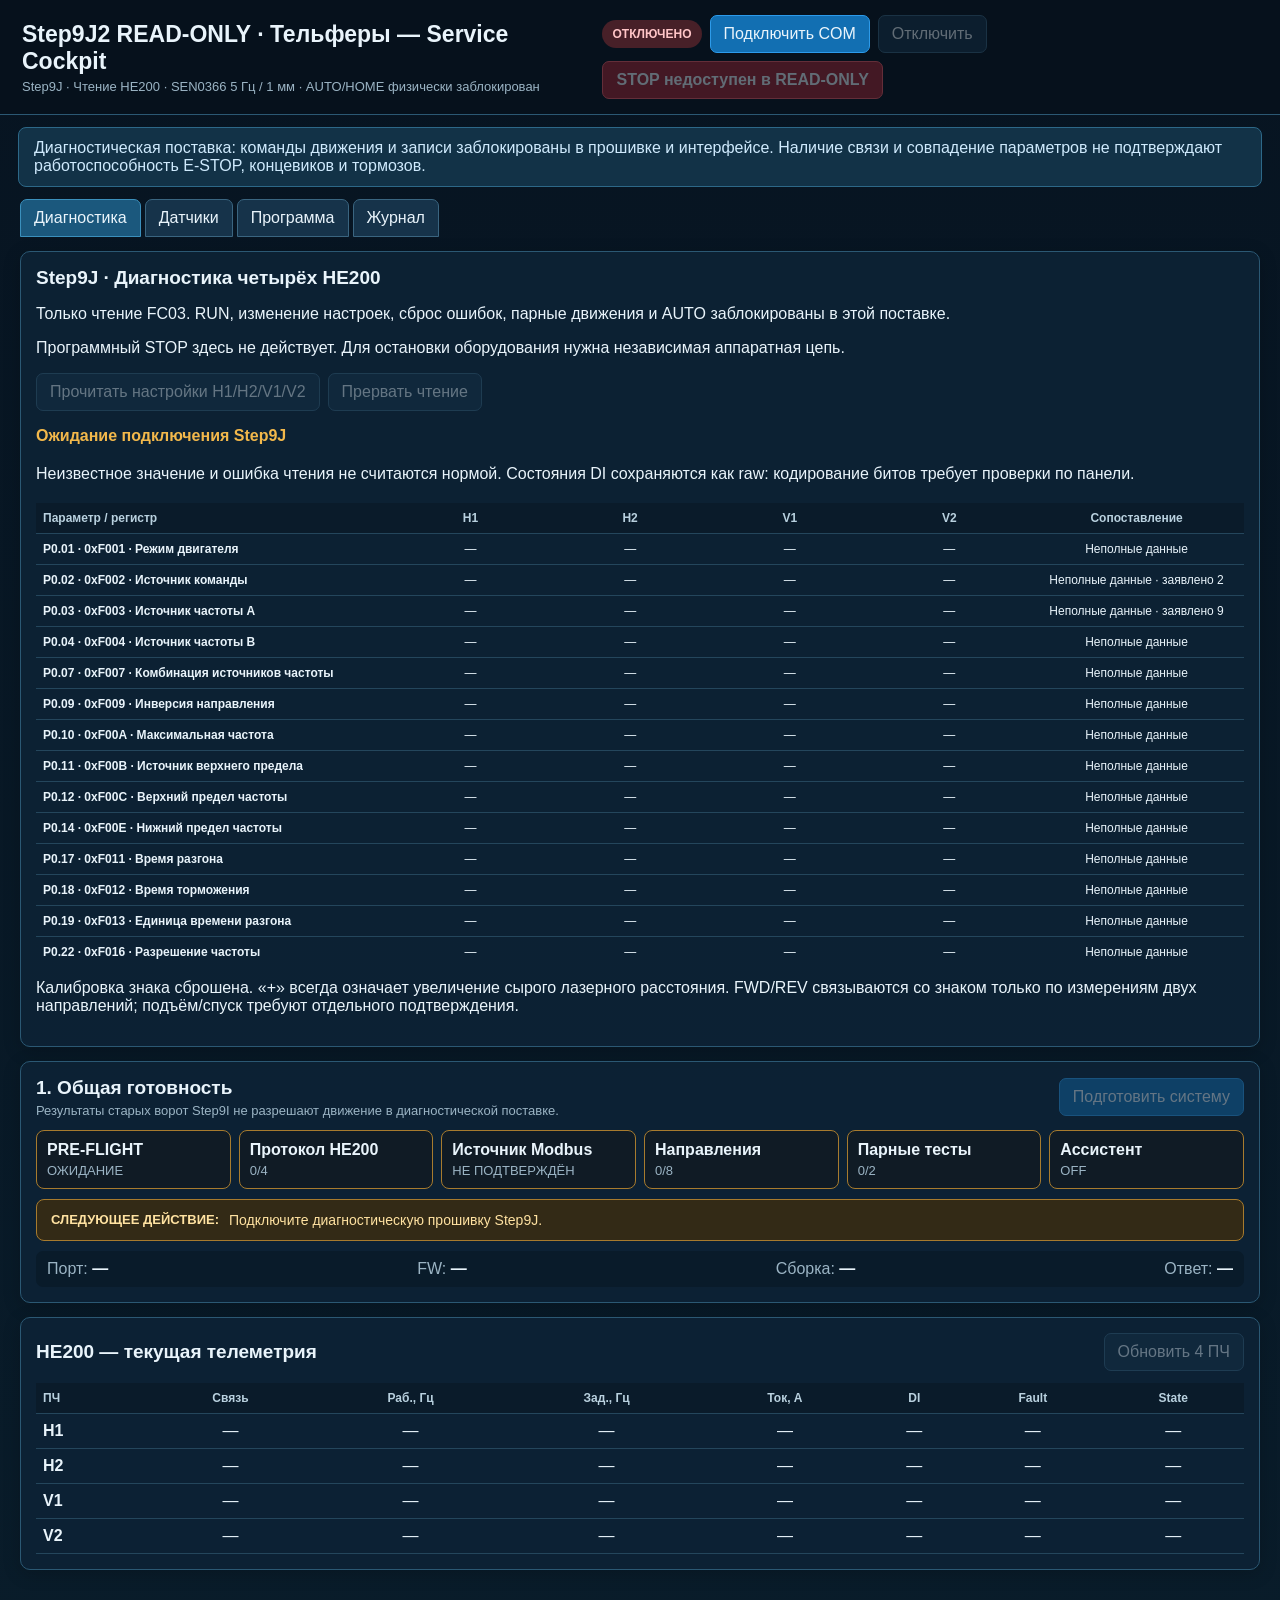
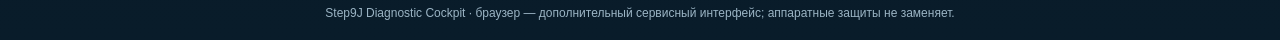
<file: tools/telfer_service_console/index.html>
<!doctype html>
<html lang="ru">
<head>
  <meta charset="utf-8">
  <meta name="viewport" content="width=device-width, initial-scale=1">
  <title>Тельферы — Step9J2: диагностика HE200</title>
  <link rel="stylesheet" href="style.css">
</head>
<body>

<header class="topbar">
  <div>
    <h1>Step9J2 READ-ONLY · Тельферы — Service Cockpit</h1>
    <p>Step9J · Чтение HE200 · SEN0366 5 Гц / 1 мм · AUTO/HOME физически заблокирован</p>
  </div>
  <div class="connection-box">
    <span id="connectionPill" class="pill offline">ОТКЛЮЧЕНО</span>
    <button id="connectBtn" class="primary">Подключить COM</button>
    <button id="disconnectBtn" disabled>Отключить</button>
    <button id="stopAllBtn" class="danger" disabled>STOP недоступен в READ-ONLY</button>
  </div>
</header>
<div id="browserWarning" class="warning hidden">Web Serial недоступен. Запустите <b>OPEN_SERVICE_CONSOLE.bat</b> и используйте Chrome/Edge.</div>
<div id="runtimeAlert" class="warning hidden"></div>
<div class="safety-banner">
  Диагностическая поставка: команды движения и записи заблокированы в прошивке и интерфейсе. Наличие связи и совпадение параметров не подтверждают работоспособность E-STOP, концевиков и тормозов.
</div>

<nav class="tabs">
  <button class="tab active" data-tab="commission">Диагностика</button>
  <button class="tab" data-tab="sensors">Датчики</button>
  <button class="tab" data-tab="program">Программа</button>
  <button class="tab" data-tab="logtab">Журнал</button>
</nav>

<main>
<section id="commission" class="tabpage active">
<section class="card" id="auditPanel">
  <h2>Step9J · Диагностика четырёх HE200</h2>
  <p>Только чтение FC03. RUN, изменение настроек, сброс ошибок, парные движения и AUTO заблокированы в этой поставке.</p>
  <p>Программный STOP здесь не действует. Для остановки оборудования нужна независимая аппаратная цепь.</p>
  <div class="button-row"><button id="auditAllBtn" disabled>Прочитать настройки H1/H2/V1/V2</button><button id="auditCancelBtn" disabled>Прервать чтение</button></div>
  <p id="auditStatus">Ожидание подключения Step9J</p>
  <p id="auditFindings">Неизвестное значение и ошибка чтения не считаются нормой. Состояния DI сохраняются как raw: кодирование битов требует проверки по панели.</p>
  <div class="table-wrap audit-scroll"><table id="auditTable"><thead><tr><th>Параметр / регистр</th><th>H1 · 1</th><th>H2 · 2</th><th>V1 · 3</th><th>V2 · 4</th><th>Сопоставление</th></tr></thead><tbody></tbody></table></div>
  <p id="calibrationResult">Калибровка знака сброшена. «+» всегда означает увеличение сырого лазерного расстояния. FWD/REV связываются со знаком только по измерениям двух направлений; подъём/спуск требуют отдельного подтверждения.</p>
</section>
  <section class="card">
    <div class="section-title-row">
      <div><h2>1. Общая готовность</h2><p class="subtle">Результаты старых ворот Step9I не разрешают движение в диагностической поставке.</p></div>
      <button id="prepareBtn" class="accent">Подготовить систему</button>
    </div>
    <div class="gate-grid">
      <div class="gate" data-gate="preflight"><b>PRE-FLIGHT</b><span>—</span></div>
      <div class="gate" data-gate="protocol"><b>Протокол HE200</b><span>0/4</span></div>
      <div class="gate" data-gate="source"><b>Источник Modbus</b><span>НЕ ПОДТВЕРЖДЁН</span></div>
      <div class="gate" data-gate="directions"><b>Направления</b><span>0/8</span></div>
      <div class="gate" data-gate="pairs"><b>Парные тесты</b><span>0/2</span></div>
      <div class="gate" data-gate="assist"><b>Ассистент</b><span>OFF</span></div>
    </div>
    <div id="gateDecision" class="decision wait"><b>СЛЕДУЮЩЕЕ ДЕЙСТВИЕ:</b><span>Подключите COM и загрузите FIELD SERVICE.</span></div>
    <div class="status-strip">
      <span>Порт: <b id="portLabel">—</b></span><span>FW: <b id="firmwareLabel">—</b></span><span>Сборка: <b id="buildLabel">—</b></span><span>Ответ: <b id="lastRxLabel">—</b></span>
    </div>
  </section>

  <div class="legacy-motion hidden" aria-hidden="true">
  <section class="card">
    <div class="section-title-row"><div><h2>2. Подтверждение Modbus-карты</h2><p class="subtle">ПЧ должны стоять. Проверяется 1000H → 701CH и 2000H=0006 без команды RUN. Пробное значение ограничено 5%.</p></div><button id="probeAllBtn" class="accent">Проверить все 4</button></div>
    <div id="protocolCards" class="drive-actions"></div>
  </section>

  <section class="card source-card">
    <div class="section-title-row">
      <div><h2>3. Переключение источника управления</h2><p class="subtle">Параметры только читаются и сравниваются с заявленными значениями. Изменения не предлагаются до разбора полного снимка.</p></div>
      <label class="source-confirm"><input id="sourceConfirm" type="checkbox"> Подтверждаю: P0.02=2 и P0.03=9 установлены на H1/H2/V1/V2</label>
    </div>
  </section>

  <section class="card">
    <h2>4. Низкоскоростные импульсные тесты</h2>
    <p class="subtle">Каждый тест автоматически даёт малую скорость, проверяет факт вращения и сам отправляет плавный STOP. Знак подтверждается только измерением двух противоположных направлений; тесты сейчас заблокированы.</p>
    <div id="pulseCards" class="drive-actions"></div>
  </section>

  <section class="card">
    <h2>5. Парные тесты</h2>
    <div class="two-col">
      <div class="subcard"><h3>Горизонталь H1+H2</h3><button data-pair="h" data-dir="pos">Коротко вправо</button><button data-pair="h" data-dir="neg">Коротко влево</button><div class="pair-state" data-pair-state="h">—</div></div>
      <div class="subcard"><h3>Вертикаль V1+V2</h3><button data-pair="z" data-dir="pos">Коротко вверх</button><button data-pair="z" data-dir="neg">Коротко вниз</button><div class="pair-state" data-pair-state="z">—</div></div>
    </div>
  </section>

  <section class="card assist-card">
    <div class="section-title-row"><div><h2>6. Контролируемое движение с восстановлением датчиков</h2><p class="subtle">Если один датчик пары старше 650 мс — синхронно уменьшается скорость обоих ПЧ. После восстановления скорость плавно возвращается. После 1200 мс — дотормаживание до 0; после свежих кадров возможен автоматический мягкий рестарт. 5 с без данных = FAULT.</p></div><div id="assistState" class="big-state">OFF</div></div>
    <div class="assist-controls">
      <label>Ось <select id="assistAxis"><option value="x">X / H1+H2</option><option value="z">Z / V1+V2</option></select></label>
      <label>Скорость, % <input id="assistPct" type="number" min="5" max="80" value="40"></label>
      <button id="assistPosBtn" class="accent">Пуск +</button><button id="assistNegBtn" class="accent">Пуск −</button><button id="assistStopBtn" class="danger">Плавный STOP</button><button id="assistClearBtn">Сброс FAULT</button>
    </div>
    <div id="assistDetails" class="status-strip"><span>Возраст A: <b>—</b></span><span>Возраст B: <b>—</b></span><span>Текущая скорость: <b>—</b></span></div>
  </section>

  </div>
  <section class="card">
    <div class="section-title-row"><h2>HE200 — текущая телеметрия</h2><button id="refreshDrivesBtn">Обновить 4 ПЧ</button></div>
    <div class="table-wrap"><table id="he200Table"><thead><tr><th>ПЧ</th><th>Связь</th><th>Раб., Гц</th><th>Зад., Гц</th><th>Ток, А</th><th>DI</th><th>Fault</th><th>State</th></tr></thead><tbody>
      <tr data-drive="H1"><td>H1</td><td class="online">—</td><td class="run">—</td><td class="set">—</td><td class="outi">—</td><td class="di">—</td><td class="fault">—</td><td class="state">—</td></tr>
      <tr data-drive="H2"><td>H2</td><td class="online">—</td><td class="run">—</td><td class="set">—</td><td class="outi">—</td><td class="di">—</td><td class="fault">—</td><td class="state">—</td></tr>
      <tr data-drive="V1"><td>V1</td><td class="online">—</td><td class="run">—</td><td class="set">—</td><td class="outi">—</td><td class="di">—</td><td class="fault">—</td><td class="state">—</td></tr>
      <tr data-drive="V2"><td>V2</td><td class="online">—</td><td class="run">—</td><td class="set">—</td><td class="outi">—</td><td class="di">—</td><td class="fault">—</td><td class="state">—</td></tr>
    </tbody></table></div>
  </section>
</section>

<section id="sensors" class="tabpage">
  <section class="card">
    <div class="section-title-row"><div><h2>SEN0366 — зафиксированный рабочий профиль</h2><p class="subtle">Continuous · 5 Гц · 1 мм · 10 м. Экспериментальные 10/20 Гц, 0,1 мм и single-shot из интерфейса удалены.</p></div><div class="button-row"><button id="sensorProfileBtn" class="accent">Применить профиль</button><button id="sensorReinitBtn">Реинициализация</button><button id="sensorStatusBtn">Обновить</button><button id="sensorResetBtn">Сброс статистики</button></div></div>
    <div class="table-wrap"><table id="laserTable"><thead><tr><th>Канал</th><th>HW</th><th>мм</th><th>Возраст</th><th>max age</th><th>Кадр/с</th><th>GOOD</th><th>ERR</th><th>CRC</th><th>UART</th><th>ACK</th></tr></thead><tbody>
      <tr data-laser="X1"><td>X1</td><td class="hw">—</td><td class="mm">—</td><td class="age">—</td><td class="maxage">—</td><td class="rate">—</td><td class="good">—</td><td class="serr">—</td><td class="crc">—</td><td class="uart">—</td><td class="ack">—</td></tr>
      <tr data-laser="X2"><td>X2</td><td class="hw">—</td><td class="mm">—</td><td class="age">—</td><td class="maxage">—</td><td class="rate">—</td><td class="good">—</td><td class="serr">—</td><td class="crc">—</td><td class="uart">—</td><td class="ack">—</td></tr>
      <tr data-laser="Z1"><td>Z1</td><td class="hw">—</td><td class="mm">—</td><td class="age">—</td><td class="maxage">—</td><td class="rate">—</td><td class="good">—</td><td class="serr">—</td><td class="crc">—</td><td class="uart">—</td><td class="ack">—</td></tr>
      <tr data-laser="Z2"><td>Z2</td><td class="hw">—</td><td class="mm">—</td><td class="age">—</td><td class="maxage">—</td><td class="rate">—</td><td class="good">—</td><td class="serr">—</td><td class="crc">—</td><td class="uart">—</td><td class="ack">—</td></tr>
    </tbody></table></div>
  </section>
</section>

<section id="program" class="tabpage">
  <section class="card">
    <div class="section-title-row"><div><h2>Программа — резервный редактор</h2><p class="subtle">Работает через те же структуры EEPROM, что и DWIN. Физический AUTO в Step9I не разрешён.</p></div><div class="button-row"><label>Слот <select id="programSlot"><option>1</option><option>2</option><option>3</option><option selected>4</option></select></label><button id="programLoadBtn">Загрузить</button><button id="programSaveBtn" class="accent">Сохранить</button><button id="programRefreshBtn">Прочитать</button></div></div>
    <div id="programStatus" class="status-strip"><span>Слот: <b>—</b></span><span>Ready: <b>—</b></span><span>Зон: <b>—</b></span><span>Dirty: <b>—</b></span></div>
    <div class="form-grid">
      <label>HOME X1 <input id="homeX1" type="number" min="0" max="10000"></label><label>HOME X2 <input id="homeX2" type="number" min="0" max="10000"></label><button id="setHomeBtn">Записать HOME</button><button id="capHomeBtn">Снять HOME с датчиков</button>
      <label>TRAVEL Z1 <input id="travelZ1" type="number" min="0" max="10000"></label><label>TRAVEL Z2 <input id="travelZ2" type="number" min="0" max="10000"></label><button id="setTravelBtn">Записать TRAVEL</button><button id="capTravelBtn">Снять TRAVEL</button>
    </div>
  </section>
  <section class="card">
    <div class="section-title-row"><h2>Зона</h2><label>№ <input id="zoneN" type="number" min="1" max="10" value="1"></label></div>
    <div class="form-grid zone-grid">
      <label>X1 <input id="zoneX1" type="number"></label><label>X2 <input id="zoneX2" type="number"></label><button id="setZoneXBtn">Записать X</button><button id="capZoneXBtn">Снять X</button>
      <label>Z1 <input id="zoneZ1" type="number"></label><label>Z2 <input id="zoneZ2" type="number"></label><button id="setZoneZBtn">Записать Z</button><button id="capZoneZBtn">Снять Z</button>
      <label>Выдержка, с <input id="zoneDip" type="number" min="0" value="60"></label><label>После наклона, с <input id="zoneWait" type="number" min="0" value="30"></label><label>Перепад Z1-Z2, мм <input id="zoneTilt" type="number" min="0" value="30"></label><button id="setZoneTimesBtn">Записать времена</button>
      <label>Скорость H, % <input id="zoneHPct" type="number" min="1" max="100" value="40"></label><label>Скорость V, % <input id="zoneVPct" type="number" min="1" max="100" value="45"></label><button id="setZoneSpeedBtn">Записать скорости</button><div class="button-row"><button id="zoneOnBtn">Зона ВКЛ</button><button id="zoneOffBtn">Зона ВЫКЛ</button></div>
    </div>
  </section>
</section>

<section id="logtab" class="tabpage">
  <section class="card">
    <div class="section-title-row"><h2>Журнал</h2><div class="button-row"><label class="checkbox"><input id="autoScroll" type="checkbox" checked> Автопрокрутка</label><button id="saveLogBtn">Сохранить</button><button id="clearLogBtn">Очистить окно</button></div></div>
    <pre id="log"></pre>
    <details class="advanced"><summary>Сервисная команда вручную</summary><div class="manual-command"><input id="manualCommand" placeholder="например: service gate status"><button id="sendManualBtn">Отправить</button></div></details>
  </section>
</section>
</main>
<footer>Step9J Diagnostic Cockpit · браузер — дополнительный сервисный интерфейс; аппаратные защиты не заменяет.</footer>
<script src="audit-map.js"></script>
<script src="audit-ui.js"></script>
<script src="app.js"></script>
</body>
</html>
</file>
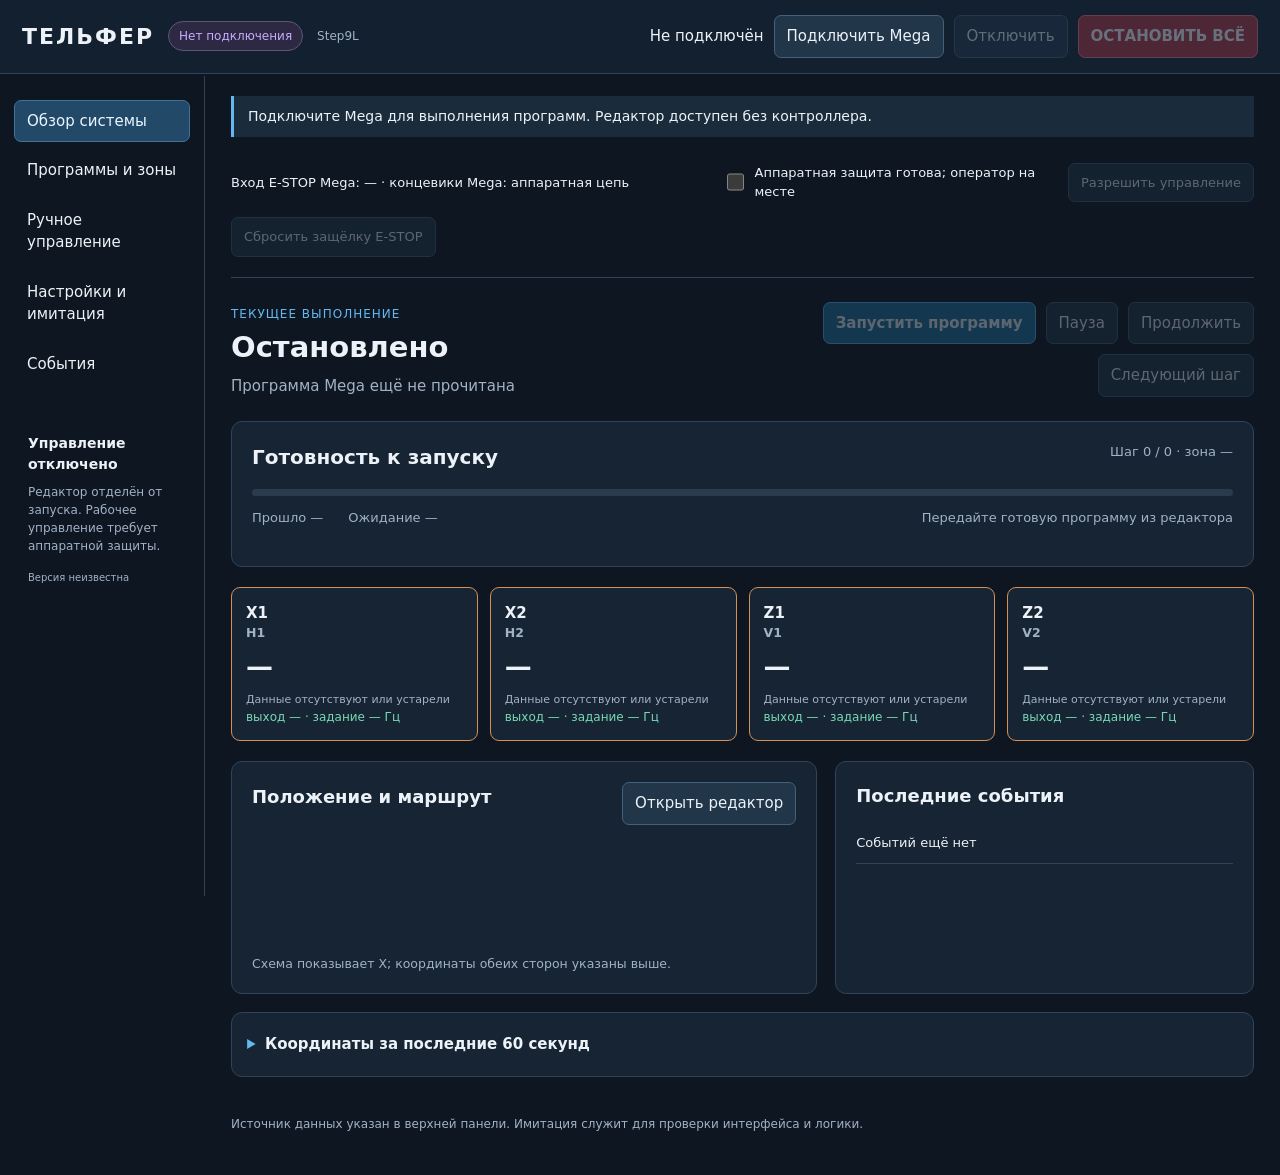
<file: tools/telfer_web_control/index.html>
<!doctype html><html lang="ru"><head><meta charset="utf-8"><meta name="viewport" content="width=device-width,initial-scale=1"><title>Тельфер — управление и мониторинг</title><link rel="stylesheet" href="style.css"></head><body>
<header><div class="brand"><b>ТЕЛЬФЕР</b><span id="modeBadge" class="badge">Ожидание Mega</span><small>Step9L</small></div><div class="toolbar"><span id="connection">Не подключён</span><button id="connect">Подключить Mega</button><button id="disconnect" disabled>Отключить</button><button id="stop" class="danger" disabled>ОСТАНОВИТЬ ВСЁ</button></div></header>
<div class="shell"><aside><nav aria-label="Разделы"><button data-tab="overview" class="active">Обзор системы</button><button data-tab="program">Программы и зоны</button><button data-tab="manual">Ручное управление</button><button data-tab="service">Настройки и имитация</button><button data-tab="journal">События</button></nav><div class="asideInfo"><strong id="permit">Управление отключено</strong><p id="sourceHint">Черновики доступны без Mega.</p><small id="firmware">Версия неизвестна</small></div></aside><main>
<div id="notice" role="status">Подключите Mega для выполнения программ. Редактор доступен без контроллера.</div><section class="session"><div><span id="safety">Источник данных неизвестен</span><small id="memory"></small></div><label id="externalLabel"><input id="external" type="checkbox"> Аппаратная защита готова; оператор на месте</label><button id="arm" disabled>Начать работу</button><button id="clearSafety" disabled>Сбросить защёлку E-STOP</button></section>
<section data-panel="overview"><div class="pageHeading"><div><span class="eyebrow">Текущее выполнение</span><h1 id="runState">Остановлено</h1><p id="activeProgram">Программа не загружена</p></div><div class="runActions"><button id="startAuto" class="primary">Запустить программу</button><button id="pause">Пауза</button><button id="resume">Продолжить</button><button id="next">Следующий шаг</button></div></div><div class="cycleCard"><div class="cycleTop"><strong id="phaseTitle">Готовность к запуску</strong><span id="stepDetail">Нет данных</span></div><div id="progress"><span></span></div><div class="cycleMetrics"><span id="elapsed">Прошло —</span><span id="waitTime">Ожидание —</span><span id="cycleHint">Выберите программу.</span></div><div id="route" class="route"></div></div><div id="axes" class="axes"></div><div class="overviewGrid"><section class="card"><div class="heading"><h2>Положение и маршрут</h2><button id="editActive">Открыть редактор</button></div><svg id="plantMap" viewBox="0 0 900 180" role="img" aria-label="Положение тельфера и зоны"></svg><small>Схема показывает X; координаты обеих сторон указаны выше.</small></section><section class="card"><h2>Последние события</h2><ol id="recentEvents" class="eventList"></ol></section></div><details class="card"><summary>Координаты за последние 60 секунд</summary><canvas id="trend" width="900" height="170"></canvas><small>X1 — синий, X2 — голубой, Z1 — зелёный, Z2 — жёлтый.</small></details></section>
<section data-panel="program" hidden><div class="pageHeading"><div><span class="eyebrow">Настройка процесса</span><h1>Программы и зоны</h1><p>Строка — зона. Стрелки меняют порядок прохода, сохраняя параметры.</p></div><div class="toolbar"><button id="exportProgram">Экспорт JSON</button><label class="button">Импорт JSON<input id="importProgram" type="file" accept="application/json" hidden></label></div></div><div id="slotCards" class="slotCards"></div><div class="editorHeader"><label>Программа<select id="slot"><option>1</option><option>2</option><option>3</option><option>4</option></select></label><button id="loadProgram">Открыть слот Mega</button><label class="programName">Название<input id="programName" maxlength="39" value="Программа 1"></label><button id="refreshProgram">Перечитать Mega</button><button id="undoProgram">Отменить изменение</button></div><div class="card editorTools"><div class="toolbar"><label>Количество зон<input id="zoneCount" type="number" min="1" max="10" value="2"></label><button id="resizeZones">Изменить количество</button><button id="addZone">Добавить</button><button id="duplicateZone">Копировать выбранную</button><button id="removeZone">Удалить выбранную</button></div><div class="toolbar"><label><input id="linkSides" type="checkbox" checked> Редактировать стороны пары вместе</label><button id="enableAllZones">Включить все</button><button id="disableAllZones">Выключить все</button><button id="onlySelectedZone">Только выбранная</button><span id="programSummary"></span></div></div><div class="tableWrap zoneTable"><table><thead><tr><th>Проход</th><th>Зона / вкл.</th><th>X1 / X2, мм</th><th>Z1 / Z2, мм</th><th>Погружение, с</th><th>Наклон, мм</th><th>Пауза, с</th></tr></thead><tbody id="zones"></tbody></table></div><div class="editorBottom"><div class="card"><h2 id="selectedZoneTitle">Выбранная зона</h2><div class="toolbar"><label>Скорость X, %<input id="zoneHPct" type="number" min="5" max="80" value="10"></label><label>Скорость Z, %<input id="zoneVPct" type="number" min="5" max="80" value="10"></label><button id="applyZoneSpeedAll">Эти скорости всем включённым</button></div><div class="toolbar"><button id="captureZoneX">Снять текущие X1/X2</button><button id="captureZoneZ">Снять текущие Z1/Z2</button></div></div><div class="card"><h2>Передать программу</h2><p id="draftStatus">Черновик</p><div class="toolbar"><button id="applyProgram">Применить в Mega</button><button id="saveProgram" class="primary">Сохранить в Mega</button><button id="startSteps">Выполнять по шагам</button></div><small>Применение меняет текущий сеанс; сохранение записывает слот. Запуск — отдельно на «Обзоре».</small></div></div>
<details class="card" open><summary>HOME, транспортная высота и общие параметры</summary><div class="formGrid"><fieldset><legend>HOME · X</legend><label>X1, мм<input id="home1" type="number" value="1000"></label><label>X2, мм<input id="home2" type="number" value="1000"></label><button data-capture="home">Снять координаты</button></fieldset><fieldset><legend>Транспортная высота · Z</legend><label>Z1, мм<input id="travel1" type="number" value="1000"></label><label>Z2, мм<input id="travel2" type="number" value="1000"></label><button data-capture="travel">Снять координаты</button></fieldset><fieldset><legend>Наклон и стекание</legend><label>Стекание, с<input id="drip" type="number" value="1"></label><label>Скорость наклона, %<input id="tiltPct" type="number" value="10"></label><label>Низкая сторона<select id="lowSide"><option value="0">V1</option><option value="1">V2</option></select></label></fieldset></div></details>
<details class="card"><summary>Сушка и действия оператора</summary><label><input id="dryEnabled" type="checkbox"> Включить сушку</label><div class="dryGrid"><label>Время, с<input id="drySeconds" type="number" value="60"></label><label>Промежуточная зона<input id="dryStaging" type="number" value="1"></label><label>X1<input id="dryX1" type="number" value="1000"></label><label>X2<input id="dryX2" type="number" value="1000"></label><label>Z1<input id="dryZ1" type="number" value="970"></label><label>Z2<input id="dryZ2" type="number" value="970"></label><button id="captureDry">Снять координаты сушки</button></div><small>Операции с камерой и подвеской требуют команды «Следующий шаг».</small></details><details class="card"><summary>Создать короткий пример по текущим координатам</summary><div class="toolbar"><label>Переход X, мм<input id="testDx" type="number" value="50" min="0" max="500"></label><label>Снижение Z, мм<input id="testDz" type="number" value="30" min="0" max="500"></label><label>Выдержка, с<input id="testWait" type="number" value="1" min="0" max="60"></label><button id="testPlan">Создать пример</button></div><small>Две зоны в форме. Создание не запускает движение.</small></details></section>
<section data-panel="manual" hidden><div class="pageHeading"><div><h1>Ручное управление</h1><p>«+» увеличивает координату, «−» уменьшает. Удержание — движение, отпускание — останов.</p></div><label>Скорость, %<input id="jogPct" type="number" min="5" max="80" value="10"></label></div><div id="jogCards" class="formGrid"></div><div class="toolbar"><button id="home">Вернуть в HOME</button><span>HOME задаётся в программе.</span></div></section>
<section data-panel="service" hidden><div class="pageHeading"><div><h1>Настройки и имитация</h1><p>Сервисные действия отделены от ежедневного управления.</p></div></div><section id="simulationPanel" class="card modelPanel" hidden><span class="eyebrow">Учебная модель на Mega</span><h2>Проверка отказов и сценариев</h2><p>Датчики и ПЧ виртуальные. Эти изменения не передаются в оборудование.</p><div class="toolbar"><label>Темп модели<select id="simRate"><option value="1">×1</option><option value="2">×2</option><option value="5">×5</option></select></label><button id="simReset">Сбросить модель и остановить</button><label><input id="simEstop" type="checkbox"> E-STOP модели</label><label><input id="simStartup" type="checkbox"> V1/V2: старт и нижний предел 10 Гц</label></div><div class="toolbar"><label>Канал<select id="simDrive"><option value="h1">H1 / X1</option><option value="h2">H2 / X2</option><option value="v1">V1 / Z1</option><option value="v2">V2 / Z2</option></select></label><label><input data-sim-fault="sensor" type="checkbox"> Потеря датчика</label><label><input data-sim-fault="offline" type="checkbox"> Потеря ПЧ</label><label><input data-sim-fault="fault" type="checkbox"> Авария ПЧ</label><label><input data-sim-fault="stuck" type="checkbox"> Привод не перемещается</label></div><details><summary>Начальное положение модели</summary><div class="toolbar"><label>X1<input id="simX1" type="number" value="1000"></label><label>X2<input id="simX2" type="number" value="1000"></label><label>Z1<input id="simZ1" type="number" value="1000"></label><label>Z2<input id="simZ2" type="number" value="1000"></label><button id="simSetPosition">Установить при остановке</button></div></details></section>
<details class="card"><summary>Направления приводов</summary><p id="calHint">В FIELD направления подтверждаются измерением лазеров.</p><div class="toolbar"><label>Скорость, %<input id="calPct" type="number" min="5" max="20" value="10"></label><label>Импульс, мс<input id="calMs" type="number" min="500" max="3000" value="1200"></label><button id="forget">Сбросить проверку</button></div><div id="calCards" class="formGrid"></div><p id="calResult"></p></details><details class="card"><summary>Параметры четырёх HE200</summary><div class="heading"><label>Группа<select id="paramGroup"><option value="main">Частоты и управление</option><option value="startup">Пуск и останов</option><option value="inputs">Входы и ограничения</option><option value="all">Все параметры</option></select></label><button id="readParams">Прочитать группу</button></div><p>Запись проверяется обратным чтением. SIM — параметры модели; FIELD — реальные ПЧ.</p><div id="paramProgress"></div><div class="tableWrap"><table><thead><tr><th>Параметр</th><th>Назначение</th><th>H1</th><th>H2</th><th>V1</th><th>V2</th></tr></thead><tbody id="params"></tbody></table></div></details><details class="card"><summary>Скорости и точность контроллера</summary><div id="profiles" class="formGrid"></div><button id="saveSettings">Сохранить настройки</button><h2>Координаты датчиков</h2><p>Изменение смещения/инверсии требует заново задать координаты программы.</p><div id="sensorSettings" class="formGrid"></div></details></section>
<section data-panel="journal" hidden><div class="pageHeading"><div><h1>События и диагностика</h1><p>Причины остановов и переходы программы.</p></div><button id="saveLog">Сохранить полный журнал</button></div><ol id="events" class="eventList"></ol><details class="card"><summary>Полный обмен с контроллером</summary><label><input id="scrollLog" type="checkbox" checked> Автопрокрутка</label><pre id="log"></pre></details></section><footer id="footer">Источник данных указан в верхней панели. Имитация служит для проверки интерфейса и логики.</footer>
</main></div><script src="program-model.js"></script><script src="he200-parameters.js"></script><script src="app.js"></script><script src="program-editor.js"></script><script src="dashboard.js"></script><script src="controls.js"></script></body></html>
</file>
<file: tools/telfer_service_console/style.css>
:root{color-scheme:dark;--bg:#071421;--panel:#0d2235;--panel2:#102c43;--line:#2b5873;--text:#e9f4fb;--muted:#9bb4c4;--accent:#1f8fe5;--good:#36c878;--warn:#f2b84b;--bad:#f05d62}
*{box-sizing:border-box}body{margin:0;background:linear-gradient(180deg,#071421,#091c2a);color:var(--text);font-family:Segoe UI,Arial,sans-serif}.topbar{display:flex;justify-content:space-between;gap:18px;align-items:center;padding:15px 22px;background:#06111c;border-bottom:1px solid var(--line);position:sticky;top:0;z-index:8}h1{margin:0 0 4px;font-size:23px}h2{margin:0;font-size:19px}h3{margin:0 0 8px;font-size:16px}.topbar p,.subtle{margin:4px 0 0;color:var(--muted);font-size:13px}.connection-box,.button-row,.status-strip,.assist-controls,.manual-command{display:flex;gap:8px;align-items:center;flex-wrap:wrap}button,input,select{font:inherit}button{border:1px solid #3a6580;background:#16334a;color:var(--text);border-radius:7px;padding:9px 13px;cursor:pointer}button:hover:not(:disabled){background:#1b4667}button:disabled{opacity:.4;cursor:not-allowed}.primary,.accent{background:#126fb2;border-color:#2d9bea}.danger{background:#9e2430;border-color:#ef5b65;font-weight:700}.pill{padding:7px 10px;border-radius:999px;font-weight:700;font-size:12px}.pill.offline{background:#472028;color:#ffc5c7}.pill.online{background:#123f2a;color:#9af0bf}.warning,.safety-banner{margin:12px 18px 0;padding:11px 15px;border-radius:8px}.warning{background:#5a252a;border:1px solid var(--bad)}.hidden{display:none}.safety-banner{background:#123247;border:1px solid #2d6888;color:#cfeafd}.tabs{display:flex;gap:4px;padding:12px 20px 0}.tab{border-bottom-left-radius:0;border-bottom-right-radius:0}.tab.active{background:#1b587d;border-color:#3b90bd}.tabpage{display:none}.tabpage.active{display:grid;gap:14px}main{padding:14px 20px 28px}.card{background:rgba(13,34,53,.96);border:1px solid var(--line);border-radius:10px;padding:15px;box-shadow:0 4px 18px rgba(0,0,0,.18)}.section-title-row{display:flex;justify-content:space-between;gap:12px;align-items:center;margin-bottom:12px}.status-strip{justify-content:space-between;background:#091b2a;padding:9px 11px;border-radius:7px;color:var(--muted);margin-top:10px}.status-strip b{color:var(--text)}.gate-grid{display:grid;grid-template-columns:repeat(6,1fr);gap:8px}.gate{background:#101b25;border:1px solid #44515b;padding:10px;border-radius:8px;display:flex;flex-direction:column;gap:4px}.gate.pass{border-color:#2c9f63;background:#102b20}.gate.fail{border-color:#b84b52;background:#321b20}.gate.wait{border-color:#a77b2e}.gate span{font-size:13px;color:var(--muted)}.drive-actions{display:grid;grid-template-columns:repeat(4,1fr);gap:10px}.drive-card,.subcard{background:#091b2a;border:1px solid #315b74;border-radius:8px;padding:12px}.drive-card .button-row{margin-top:8px}.drive-card .result{min-height:20px;color:var(--muted);font-size:13px}.two-col{display:grid;grid-template-columns:1fr 1fr;gap:12px}.pair-state{margin-top:9px;color:var(--muted)}.assist-card{border-color:#356885}.big-state{font-size:25px;font-weight:800;color:var(--good)}.assist-controls label,.form-grid label{display:flex;flex-direction:column;gap:4px;color:var(--muted);font-size:12px}input,select{padding:7px;background:#071521;color:var(--text);border:1px solid var(--line);border-radius:5px}.assist-controls input{width:100px}.table-wrap{overflow-x:auto}table{width:100%;border-collapse:collapse;font-variant-numeric:tabular-nums}th,td{padding:8px 7px;border-bottom:1px solid #24465c;text-align:center;white-space:nowrap}th{color:#b9d1df;background:#0a1b2a;font-size:12px}td:first-child,th:first-child{text-align:left;font-weight:700}.cell-good{color:var(--good);font-weight:700}.cell-warn{color:var(--warn);font-weight:700}.cell-bad{color:var(--bad);font-weight:700}.form-grid{display:grid;grid-template-columns:repeat(4,minmax(130px,1fr));gap:10px;align-items:end}.zone-grid{grid-template-columns:repeat(4,minmax(130px,1fr))}#log{height:510px;overflow:auto;margin:0;background:#030a10;color:#c8e5d1;border:1px solid #1c4054;border-radius:7px;padding:10px;font-family:Consolas,monospace;font-size:12px;line-height:1.42;white-space:pre-wrap}.tx{color:#77bcff}.local{color:#ffd479}.error-line{color:#ff8f94}.pass-line{color:#72e49e}.manual-command{margin-top:10px}.manual-command input{flex:1;min-width:280px}.advanced{margin-top:10px;color:var(--muted)}footer{padding:8px 20px 20px;color:var(--muted);text-align:center;font-size:12px}
@media(max-width:1100px){.gate-grid,.drive-actions{grid-template-columns:repeat(2,1fr)}.form-grid,.zone-grid{grid-template-columns:repeat(2,1fr)}.section-title-row,.topbar{align-items:flex-start;flex-direction:column}.two-col{grid-template-columns:1fr}}

.source-confirm{display:flex;gap:9px;align-items:center;max-width:430px;padding:10px 12px;border:1px solid var(--warn);border-radius:8px;background:#2d2817;color:#ffe6a8;font-size:13px}.source-confirm input{width:auto}.source-card{border-color:#8b712f}

.decision{margin-top:10px;padding:12px 14px;border-radius:8px;border:1px solid #53636e;background:#111d26;display:flex;gap:10px;align-items:center;flex-wrap:wrap}.decision b{font-size:13px}.decision span{font-size:14px}.decision.pass{border-color:#2c9f63;background:#102b20;color:#c6f4d8}.decision.warn{border-color:#a77b2e;background:#332a16;color:#ffe2a1}.decision.fail{border-color:#b84b52;background:#321b20;color:#ffc5c7}.decision.wait{border-color:#53636e;color:var(--muted)}

.audit-scroll{max-height:460px;overflow:auto}.audit-scroll thead{position:sticky;top:0;background:var(--panel2);z-index:2}#auditTable{min-width:1100px;font-size:12px}#auditTable td{white-space:normal;min-width:145px;vertical-align:top}#auditTable td:first-child{min-width:230px}#auditFindings{white-space:pre-line;line-height:1.6}#auditStatus{color:var(--warn);font-weight:600}.legacy-motion{display:none!important}
</file>
<file: tools/telfer_web_control/style.css>
:root{color-scheme:dark;--bg:#0e1621;--panel:#172433;--line:#304358;--text:#ecf2f7;--muted:#a1b2c5;--blue:#64b7ef;--green:#77d9b3;--red:#ff909a;--purple:#c6adff}*{box-sizing:border-box}body{margin:0;background:var(--bg);color:var(--text);font:15px/1.5 system-ui,sans-serif}button,input,select,.button{font:inherit;color:inherit;border:1px solid #466078;border-radius:7px;background:#22364a;padding:9px 12px}button,.button{cursor:pointer}button:hover:not(:disabled),.button:hover{background:#304c67}button:disabled{opacity:.36;cursor:default}button.primary{background:#2372a5;border-color:#60b4ec;font-weight:650}button.danger{background:#b53443;border-color:#ef7782;color:#fff;font-weight:800}input[type=checkbox]{accent-color:var(--blue);width:18px;height:18px}input[type=number]{width:86px}label{display:inline-flex;align-items:center;gap:8px}input:focus,select:focus,button:focus-visible{outline:2px solid var(--blue);outline-offset:2px}small,.muted{color:var(--muted)}small{display:block}h1{font-size:29px;line-height:1.2;margin:6px 0 10px}h2{font-size:18px;margin:0 0 14px}h3{font-size:16px;margin:0 0 12px}p{margin:8px 0 15px;color:var(--muted)}.eyebrow{color:var(--blue);font-size:12px;text-transform:uppercase;letter-spacing:1px}.toolbar,.heading,.runActions{display:flex;align-items:center;gap:10px;flex-wrap:wrap}.heading{justify-content:space-between}.badge{font-size:12px;padding:5px 10px;border:1px solid #5e567a;border-radius:15px;background:#2d2943;color:var(--purple)}.badge.field{background:#243f38;color:var(--green);border-color:#477363}
header{position:sticky;top:0;z-index:10;background:#132030;border-bottom:1px solid var(--line);padding:15px 22px;display:flex;align-items:center;justify-content:space-between;gap:16px}.brand{display:flex;align-items:center;gap:14px;flex-wrap:wrap}.brand b{letter-spacing:2px;font-size:22px}.brand small{font-size:12px}.shell{display:grid;grid-template-columns:205px minmax(0,1fr);max-width:1800px;margin:auto}aside{position:sticky;top:75px;align-self:start;padding:24px 14px;border-right:1px solid var(--line);min-height:calc(100vh - 80px)}nav{display:flex;flex-direction:column;gap:7px;position:static}nav button{text-align:left;border-color:transparent;background:transparent}nav button.active{background:#234968;border-color:#417297;color:#eaf6ff}.asideInfo{margin-top:34px;padding:14px;font-size:12px}.asideInfo strong{font-size:14px}.asideInfo small{word-break:break-word}main{padding:22px 26px;min-width:0}#notice{padding:10px 14px;border-left:3px solid var(--blue);background:#1a2c3c;margin-bottom:14px;font-size:14px}.session{display:flex;align-items:center;gap:15px;flex-wrap:wrap;padding:12px 0 20px;border-bottom:1px solid var(--line);margin-bottom:24px;font-size:13px}.session>div{margin-right:auto}.session button{font-size:13px}#externalLabel{max-width:330px}.pageHeading{display:flex;justify-content:space-between;gap:20px;align-items:flex-start;margin:6px 0 24px}.pageHeading p{margin-bottom:0}.runActions{justify-content:flex-end;max-width:490px}.card,.cycleCard{background:var(--panel);border:1px solid var(--line);border-radius:11px;padding:20px;margin-bottom:18px}.cycleTop{display:flex;justify-content:space-between;gap:15px}.cycleTop strong{font-size:20px}#stepDetail{color:var(--muted);font-size:13px}#progress{height:7px;background:#2b3b4e;border-radius:5px;margin:17px 0 12px;overflow:hidden}#progress span{display:block;height:100%;width:0;background:var(--green);transition:width .3s}.cycleMetrics{display:flex;gap:25px;flex-wrap:wrap;font-size:13px;color:var(--muted)}#cycleHint{margin-left:auto}.route{display:flex;gap:8px;flex-wrap:wrap;margin-top:18px}.route button{font-size:13px;background:#22364a;padding:8px 12px}.route button.current{border-color:var(--green);background:#244a40;color:#b5f3d5}.route button.skipped{opacity:.45}.axes{display:grid;grid-template-columns:repeat(4,minmax(0,1fr));gap:12px;margin:20px 0}.axis{background:var(--panel);border:1px solid var(--line);border-radius:9px;padding:14px}.axis .value{font-size:27px;font-weight:700;margin:4px 0}.axis .state{font-size:11px;color:var(--muted)}.axis .hz{font-size:12px;color:var(--green)}.axis .fault{font-size:12px;color:var(--red)}.axis.stale{border-color:#d39156}.overviewGrid{display:grid;grid-template-columns:1.4fr 1fr;gap:18px}#plantMap{display:block;width:100%;min-height:130px}#trend{width:100%;height:180px;display:block;margin-top:15px}.eventList{list-style:none;padding:0;margin:0}.eventList li{padding:10px 0;border-bottom:1px solid var(--line);font-size:13px}.eventList time{color:var(--muted);font-size:11px;margin-right:12px}.eventList li.error{color:var(--red)}details>summary{cursor:pointer;font-weight:650;list-style-position:outside;margin-left:13px}details[open]>summary{margin-bottom:18px}details>summary::marker{color:var(--blue)}
.slotCards{display:grid;grid-template-columns:repeat(4,1fr);gap:10px;margin-bottom:18px}.slotCards button{text-align:left;padding:12px 15px;min-height:64px;background:var(--panel)}.slotCards button.active{border-color:var(--blue);background:#203d55}.slotCards button small{font-size:11px}.editorHeader{display:flex;gap:12px;align-items:center;flex-wrap:wrap;margin-bottom:18px}.programName{flex:1;min-width:200px}.programName input{width:100%}.editorTools .toolbar+.toolbar{margin-top:14px;font-size:13px}#programSummary{color:var(--muted);margin-left:auto}.tableWrap{overflow:auto;margin:15px 0 20px}table{width:100%;border-collapse:collapse;font-size:13px}td,th{text-align:left;padding:10px 8px;border-bottom:1px solid var(--line)}th{background:#223346;color:var(--muted);font-weight:600;white-space:nowrap}td input[type=number]{width:76px;padding:7px 8px;font-size:13px}.zoneTable{border:1px solid var(--line);border-radius:9px;background:var(--panel)}#zones tr.selected{background:#234359}#zones tr.disabled{color:var(--muted)}#zones tr.disabled input{opacity:.6}#zones .pair{display:flex;gap:4px}#zones .pair input{width:70px}#zones .orderCell{white-space:nowrap}#zones .orderCell button{padding:4px 8px;margin-left:3px}#zones td:first-child{min-width:100px}#zones .selectZone{cursor:pointer;border:none;background:transparent;padding:4px 0;font-weight:600}#zones label{white-space:nowrap}.editorBottom{display:grid;grid-template-columns:1.2fr 1fr;gap:18px}.editorBottom .toolbar+.toolbar{margin-top:15px}#draftStatus{font-weight:600;color:var(--blue)}.formGrid{display:grid;grid-template-columns:repeat(3,minmax(0,1fr));gap:14px;margin:16px 0}.formGrid fieldset,.formGrid .card{background:#192b3d;border:1px solid var(--line);border-radius:9px;padding:16px;margin:0}.formGrid fieldset{display:flex;flex-direction:column;gap:10px}.formGrid fieldset label{justify-content:space-between}.formGrid fieldset input{width:105px}.dryGrid{display:flex;flex-wrap:wrap;gap:15px;margin:16px 0}.jog{font-size:25px;width:46%;padding:22px;touch-action:none;user-select:none}.jog.held{background:#267b5f}.modelPanel{border-color:#766690}.modelPanel .toolbar{margin:15px 0}.modelPanel details{margin-top:18px}#params .paramCell{display:flex;gap:4px}#params .raw{font-size:11px;color:var(--muted)}#params .paramCell button{padding:5px 8px}#calResult{color:var(--blue)}#log{max-height:500px;overflow:auto;background:#0a1320;font:12px/1.5 ui-monospace,monospace;white-space:pre-wrap;padding:14px}footer{font-size:12px;color:var(--muted);padding:20px 0}.good{color:var(--green)}.bad{color:var(--red)}[hidden]{display:none!important}
@media(max-width:1200px){.shell{grid-template-columns:175px minmax(0,1fr)}main{padding:18px}.brand small{display:none}.overviewGrid,.editorBottom{grid-template-columns:1fr}.formGrid{grid-template-columns:repeat(2,minmax(0,1fr))}.pageHeading{flex-wrap:wrap}.runActions{max-width:none;justify-content:flex-start}.cycleTop{flex-wrap:wrap}}@media(max-width:850px){header{position:static;flex-wrap:wrap;padding:13px}.shell{display:block}aside{position:static;min-height:0;padding:10px;border-right:none;border-bottom:1px solid var(--line)}nav{position:static;flex-direction:row;overflow:auto}nav button{white-space:nowrap;font-size:13px}.asideInfo{display:none}main{padding:14px}.axes{grid-template-columns:repeat(2,1fr)}.slotCards{grid-template-columns:repeat(2,1fr)}.cycleMetrics{gap:15px}#cycleHint{margin-left:0}}@media(max-width:540px){h1{font-size:24px}.brand b{font-size:19px}header .toolbar{gap:7px}header button{font-size:12px}header #connection{width:100%;font-size:12px}.formGrid{grid-template-columns:1fr}.card,.cycleCard{padding:15px}.cycleTop strong{font-size:17px}.runActions button{font-size:13px;padding:9px}.editorHeader .programName{min-width:100%}.axes .value{font-size:23px}}
</file>
